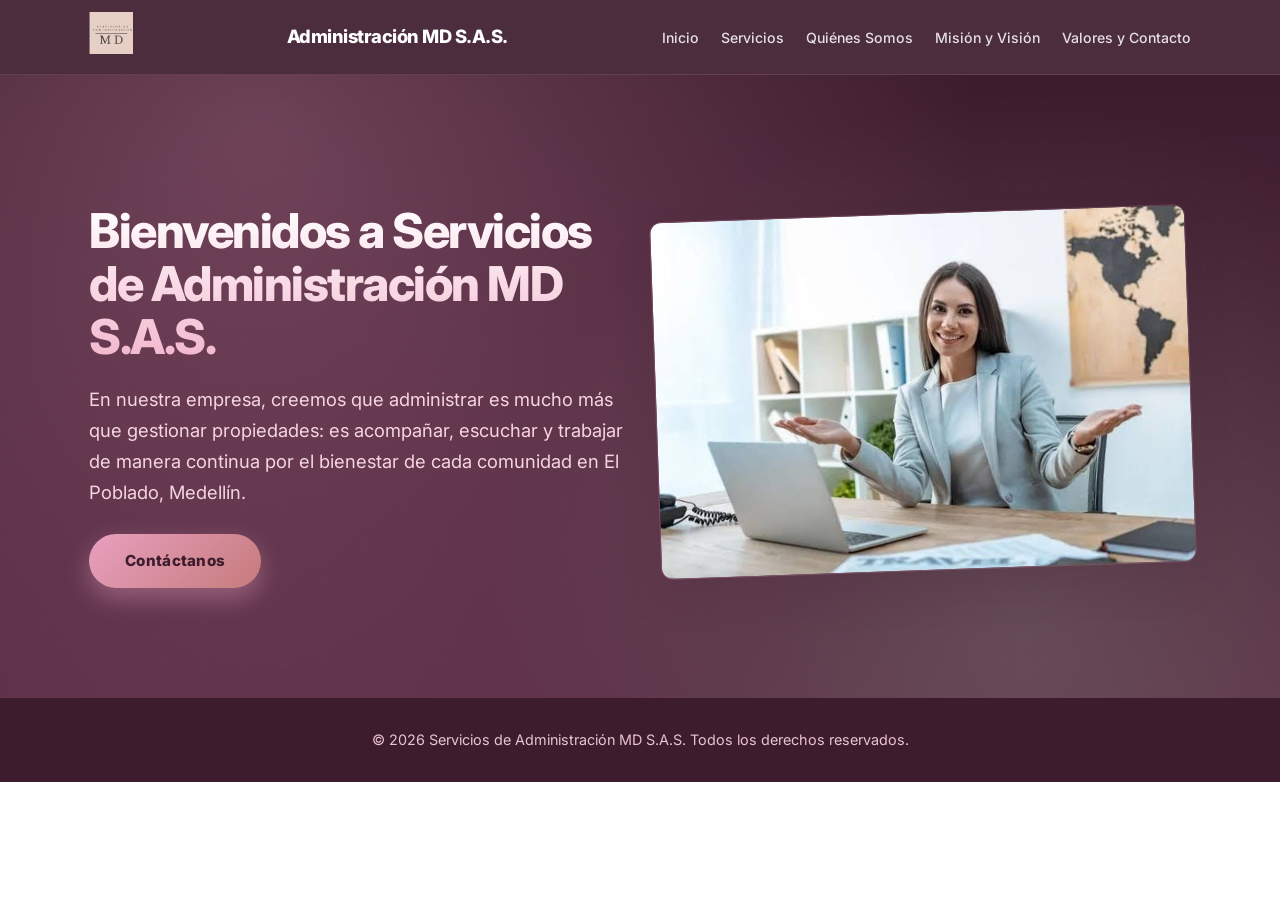
<file: index.html>
<!DOCTYPE html>
<html lang="es">
<head>
    <meta charset="UTF-8">
    <meta name="viewport" content="width=device-width, initial-scale=1.0">
    <title>Servicios de Administración MD S.A.S. - Inicio</title>
    <link rel="stylesheet" href="css/style.css">
    <link href="https://fonts.googleapis.com/css2?family=Inter:wght@300;400;600;700&display=swap" rel="stylesheet">
</head>
<body>
    <button class="menu-toggle" id="menuToggle" aria-label="Abrir menú">☰</button>

    <header class="header">
        <div class="container header-container">
            <div class="logo">
                <img src="img/logo.png" alt="Logo de la empresa Servicios de Administración MD S.A.S.">
            </div>
            <h1>Administración MD S.A.S.</h1>
            <nav class="nav" id="mainNav">
                <ul>
                    <li><a href="index.html" class="active">Inicio</a></li>
                    <li><a href="index1.html">Servicios</a></li>
                    <li><a href="index2.html">Quiénes Somos</a></li>
                    <li><a href="index3.html">Misión y Visión</a></li>
                    <li><a href="index4.html">Valores y Contacto</a></li>
                </ul>
            </nav>
        </div>
    </header>

    <main class="main-content">
        <section id="inicio" class="hero">
            <div class="container hero-grid">
                <div class="hero-text">
                    <h2>Bienvenidos a Servicios de Administración MD S.A.S.</h2>
                    <p>En nuestra empresa, creemos que administrar es mucho más que gestionar propiedades: es acompañar, escuchar y trabajar de manera continua por el bienestar de cada comunidad en El Poblado, Medellín.</p>
                    <a href="index4.html#contacto" class="btn">Contáctanos</a>
                </div>
                <div class="hero-image">
                    <img src="img/bienvenida.jpeg" alt="Bienvenida Administración MD S.A.S.">
                </div>
            </div>
        </section>
    </main>

    <footer class="footer">
        <p>&copy; 2026 Servicios de Administración MD S.A.S. Todos los derechos reservados.</p>
    </footer>

    <script src="js/JavaJs.js"></script>
</body>
</html>
</file>
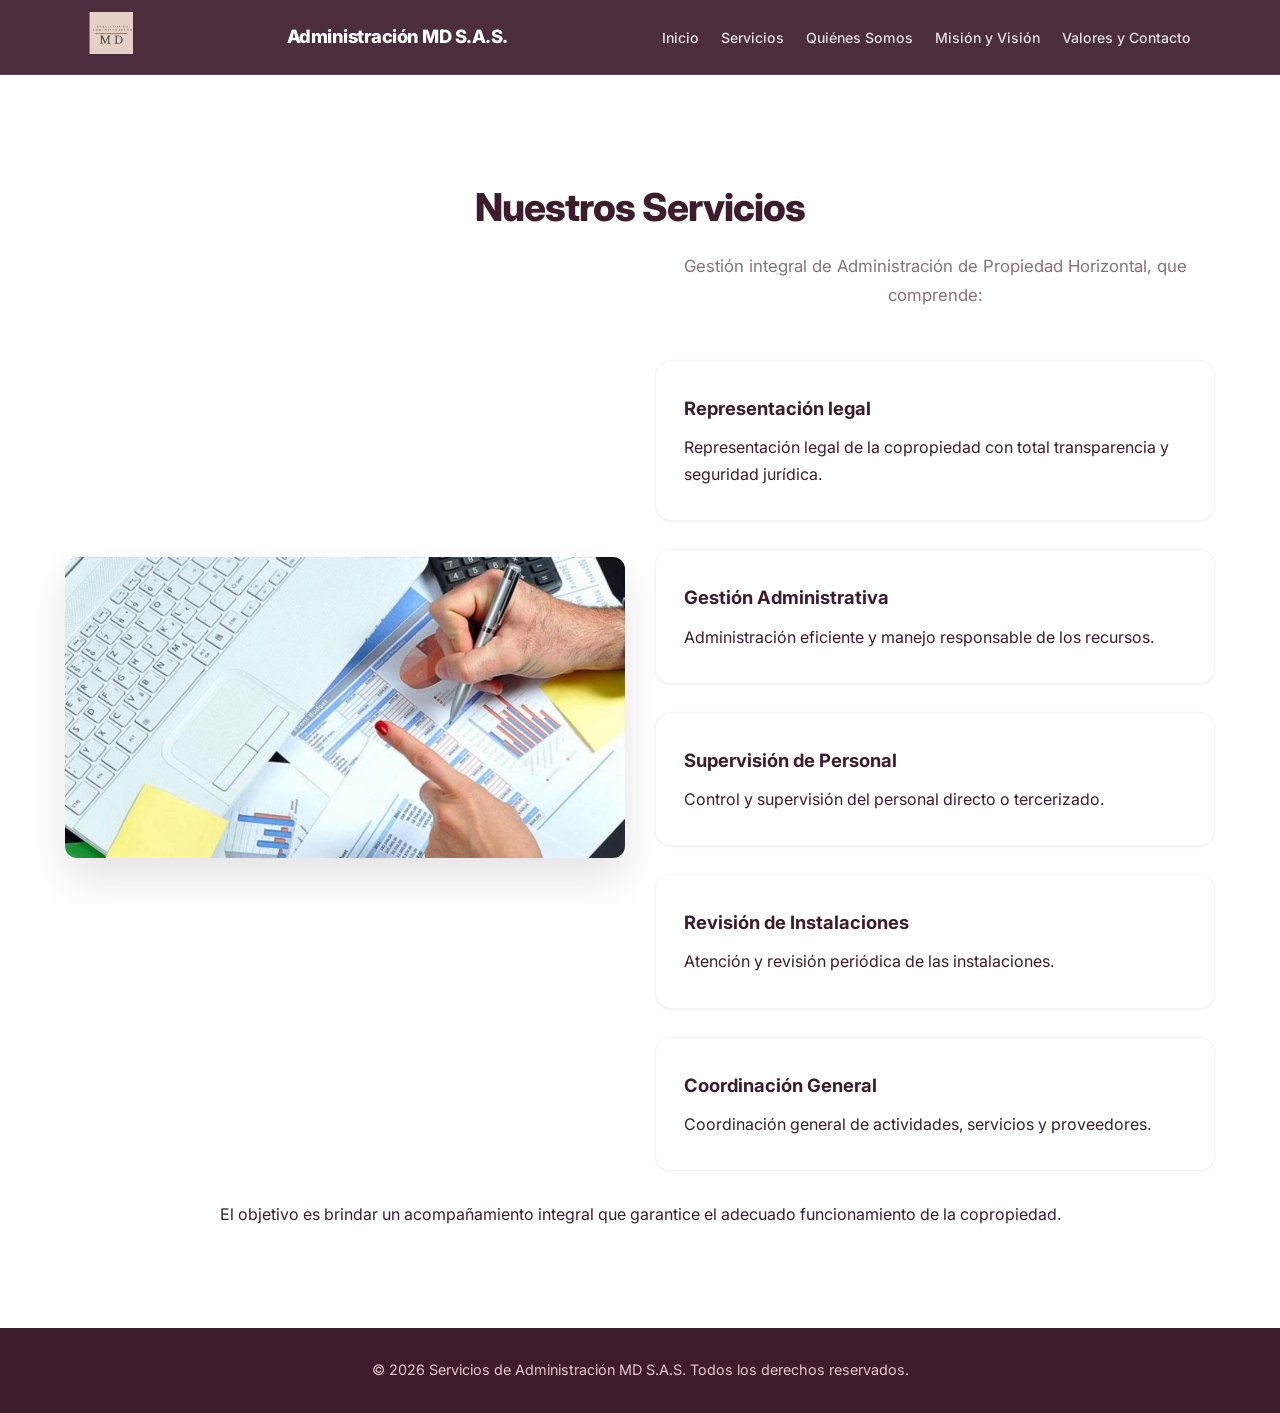
<file: index1.html>
<!DOCTYPE html>
<html lang="es">
<head>
    <meta charset="UTF-8">
    <meta name="viewport" content="width=device-width, initial-scale=1.0">
    <title>Servicios - Administración MD S.A.S.</title>
    <link rel="stylesheet" href="css/style.css">
    <link href="https://fonts.googleapis.com/css2?family=Inter:wght@300;400;600;700&display=swap" rel="stylesheet">
</head>
<body>
    <button class="menu-toggle" id="menuToggle" aria-label="Abrir menú">☰</button>

    <header class="header">
        <div class="container header-container">
            <div class="logo">
                <img src="img/logo.png" alt="Logo de la empresa">
            </div>
            <h1>Administración MD S.A.S.</h1>
            <nav class="nav" id="mainNav">
                <ul>
                    <li><a href="index.html">Inicio</a></li>
                    <li><a href="index1.html" class="active">Servicios</a></li>
                    <li><a href="index2.html">Quiénes Somos</a></li>
                    <li><a href="index3.html">Misión y Visión</a></li>
                    <li><a href="index4.html">Valores y Contacto</a></li>
                </ul>
            </nav>
        </div>
    </header>

    <main class="main-content">
        <section id="servicios" class="section container">
            <h2>Nuestros Servicios</h2>
            <div class="servicios-grid">
                <div class="servicios-imagen">
                    <img src="img/servicios.jpeg" alt="Nuestros Servicios de Administración">
                </div>
                <div class="servicios-texto">
                    <p class="section-intro">Gestión integral de Administración de Propiedad Horizontal, que comprende:</p>
                    <div class="grid-cards">
                        <div class="card"><h3>Representación legal</h3><p>Representación legal de la copropiedad con total transparencia y seguridad jurídica.</p></div>
                        <div class="card"><h3>Gestión Administrativa</h3><p>Administración eficiente y manejo responsable de los recursos.</p></div>
                        <div class="card"><h3>Supervisión de Personal</h3><p>Control y supervisión del personal directo o tercerizado.</p></div>
                        <div class="card"><h3>Revisión de Instalaciones</h3><p>Atención y revisión periódica de las instalaciones.</p></div>
                        <div class="card"><h3>Coordinación General</h3><p>Coordinación general de actividades, servicios y proveedores.</p></div>
                    </div>
                </div>
            </div>
            <p class="highlight-text" style="margin-top:30px; text-align:center;">El objetivo es brindar un acompañamiento integral que garantice el adecuado funcionamiento de la copropiedad.</p>
        </section>
    </main>

    <footer class="footer">
        <p>&copy; 2026 Servicios de Administración MD S.A.S. Todos los derechos reservados.</p>
    </footer>

    <script src="js/JavaJs.js"></script>
</body>
</html>
</file>
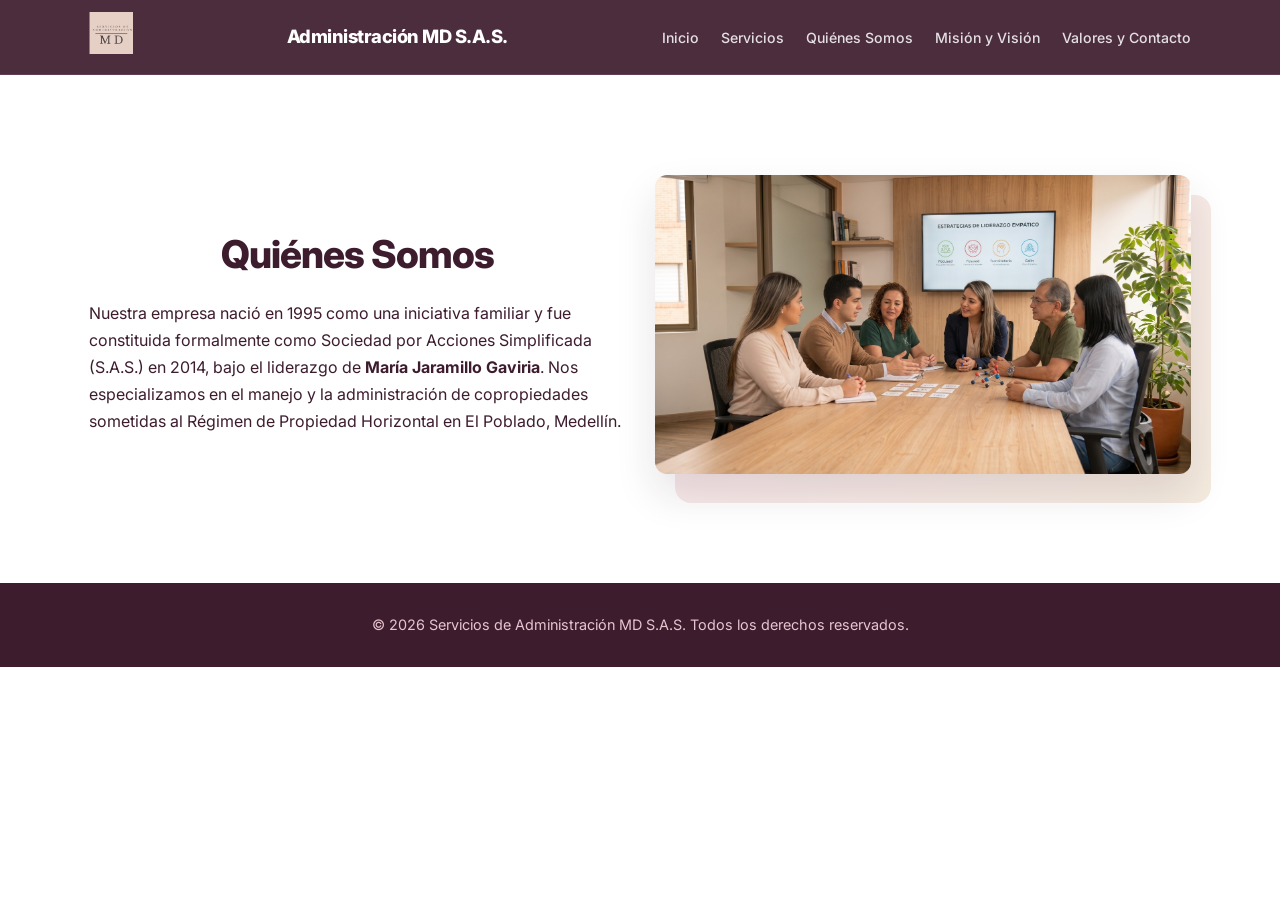
<file: index2.html>
<!DOCTYPE html>
<html lang="es">
<head>
    <meta charset="UTF-8">
    <meta name="viewport" content="width=device-width, initial-scale=1.0">
    <title>Quiénes Somos - Administración MD S.A.S.</title>
    <link rel="stylesheet" href="css/style.css">
    <link href="https://fonts.googleapis.com/css2?family=Inter:wght@300;400;600;700&display=swap" rel="stylesheet">
</head>
<body>
    <button class="menu-toggle" id="menuToggle" aria-label="Abrir menú">☰</button>

    <header class="header">
        <div class="container header-container">
            <div class="logo">
                <img src="img/logo.png" alt="Logo de la empresa">
            </div>
            <h1>Administración MD S.A.S.</h1>
            <nav class="nav" id="mainNav">
                <ul>
                    <li><a href="index.html">Inicio</a></li>
                    <li><a href="index1.html">Servicios</a></li>
                    <li><a href="index2.html" class="active">Quiénes Somos</a></li>
                    <li><a href="index3.html">Misión y Visión</a></li>
                    <li><a href="index4.html">Valores y Contacto</a></li>
                </ul>
            </nav>
        </div>
    </header>

    <main class="main-content">
        <section id="Quienes-Somos" class="section">
            <div class="container quienes-grid">
                <div class="quienes-texto">
                    <h2>Quiénes Somos</h2>
                    <p>Nuestra empresa nació en 1995 como una iniciativa familiar y fue constituida formalmente como Sociedad por Acciones Simplificada (S.A.S.) en 2014, bajo el liderazgo de <strong>María Jaramillo Gaviria</strong>. Nos especializamos en el manejo y la administración de copropiedades sometidas al Régimen de Propiedad Horizontal en El Poblado, Medellín.</p>
                </div>
                <div class="quienes-imagen">
                    <img src="img/quienes-somos.jpeg" alt="Quiénes Somos - MD S.A.S.">
                </div>
            </div>
        </section>
    </main>

    <footer class="footer">
        <p>&copy; 2026 Servicios de Administración MD S.A.S. Todos los derechos reservados.</p>
    </footer>

    <script src="js/JavaJs.js"></script>
</body>
</html>
</file>
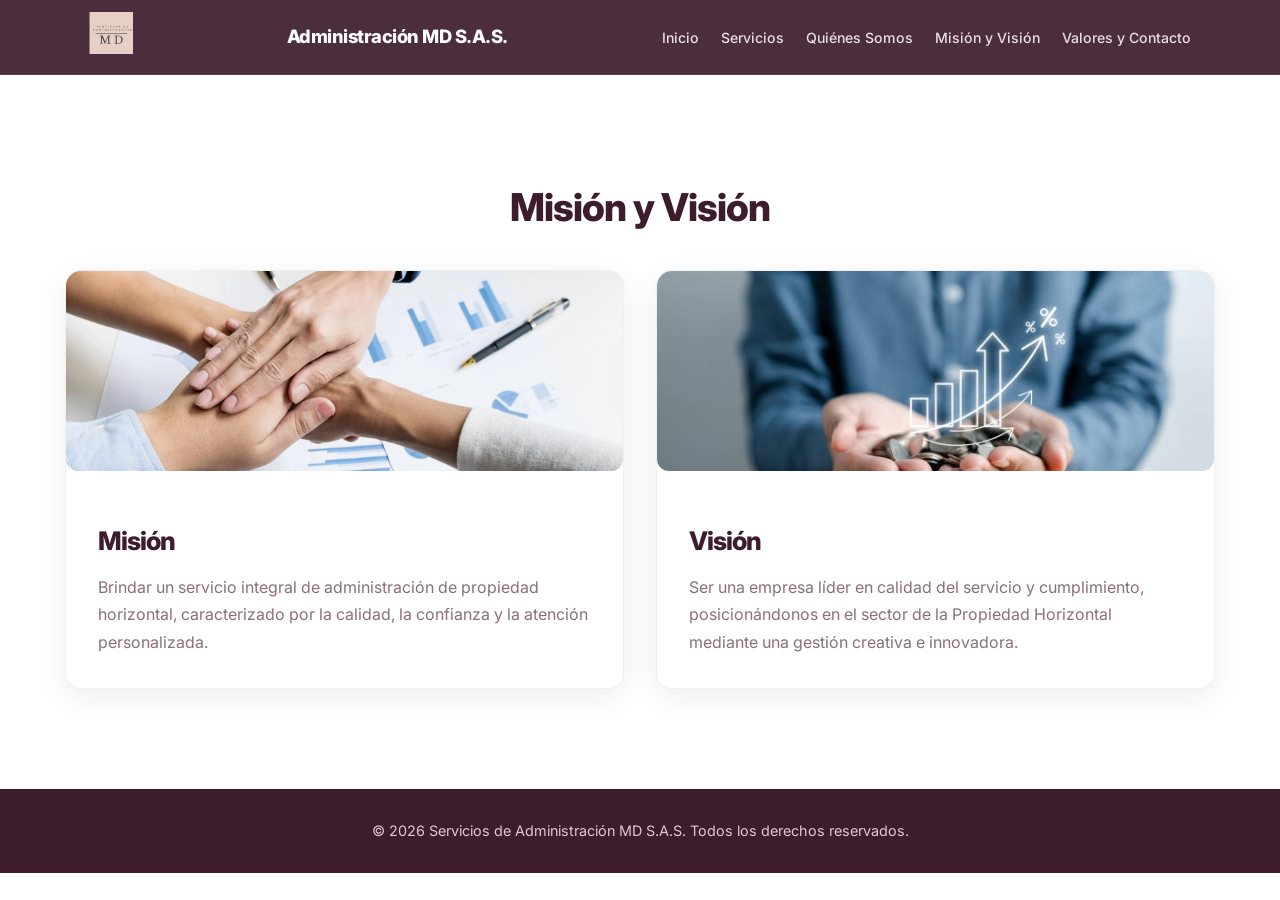
<file: index3.html>
<!DOCTYPE html>
<html lang="es">
<head>
    <meta charset="UTF-8">
    <meta name="viewport" content="width=device-width, initial-scale=1.0">
    <title>Misión y Visión - Administración MD S.A.S.</title>
    <link rel="stylesheet" href="css/style.css">
    <link href="https://fonts.googleapis.com/css2?family=Inter:wght@300;400;600;700&display=swap" rel="stylesheet">
</head>
<body>
    <button class="menu-toggle" id="menuToggle" aria-label="Abrir menú">☰</button>

    <header class="header">
        <div class="container header-container">
            <div class="logo">
                <img src="img/logo.png" alt="Logo de la empresa">
            </div>
            <h1>Administración MD S.A.S.</h1>
            <nav class="nav" id="mainNav">
                <ul>
                    <li><a href="index.html">Inicio</a></li>
                    <li><a href="index1.html">Servicios</a></li>
                    <li><a href="index2.html">Quiénes Somos</a></li>
                    <li><a href="index3.html" class="active">Misión y Visión</a></li>
                    <li><a href="index4.html">Valores y Contacto</a></li>
                </ul>
            </nav>
        </div>
    </header>

    <main class="main-content">
        <section id="mision-vision" class="section container">
            <h2>Misión y Visión</h2>
            <div class="mv-grid" style="margin-top: 30px;">
                <div class="mv-card">
                    <img src="img/mision.jpeg" alt="Nuestra Misión" class="mv-img">
                    <h2>Misión</h2>
                    <p>Brindar un servicio integral de administración de propiedad horizontal, caracterizado por la calidad, la confianza y la atención personalizada.</p>
                </div>
                <div class="mv-card">
                    <img src="img/vision.jpeg" alt="Nuestra Visión" class="mv-img">
                    <h2>Visión</h2>
                    <p>Ser una empresa líder en calidad del servicio y cumplimiento, posicionándonos en el sector de la Propiedad Horizontal mediante una gestión creativa e innovadora.</p>
                </div>
            </div>
        </section>
    </main>

    <footer class="footer">
        <p>&copy; 2026 Servicios de Administración MD S.A.S. Todos los derechos reservados.</p>
    </footer>

    <script src="js/JavaJs.js"></script>
</body>
</html>
</file>
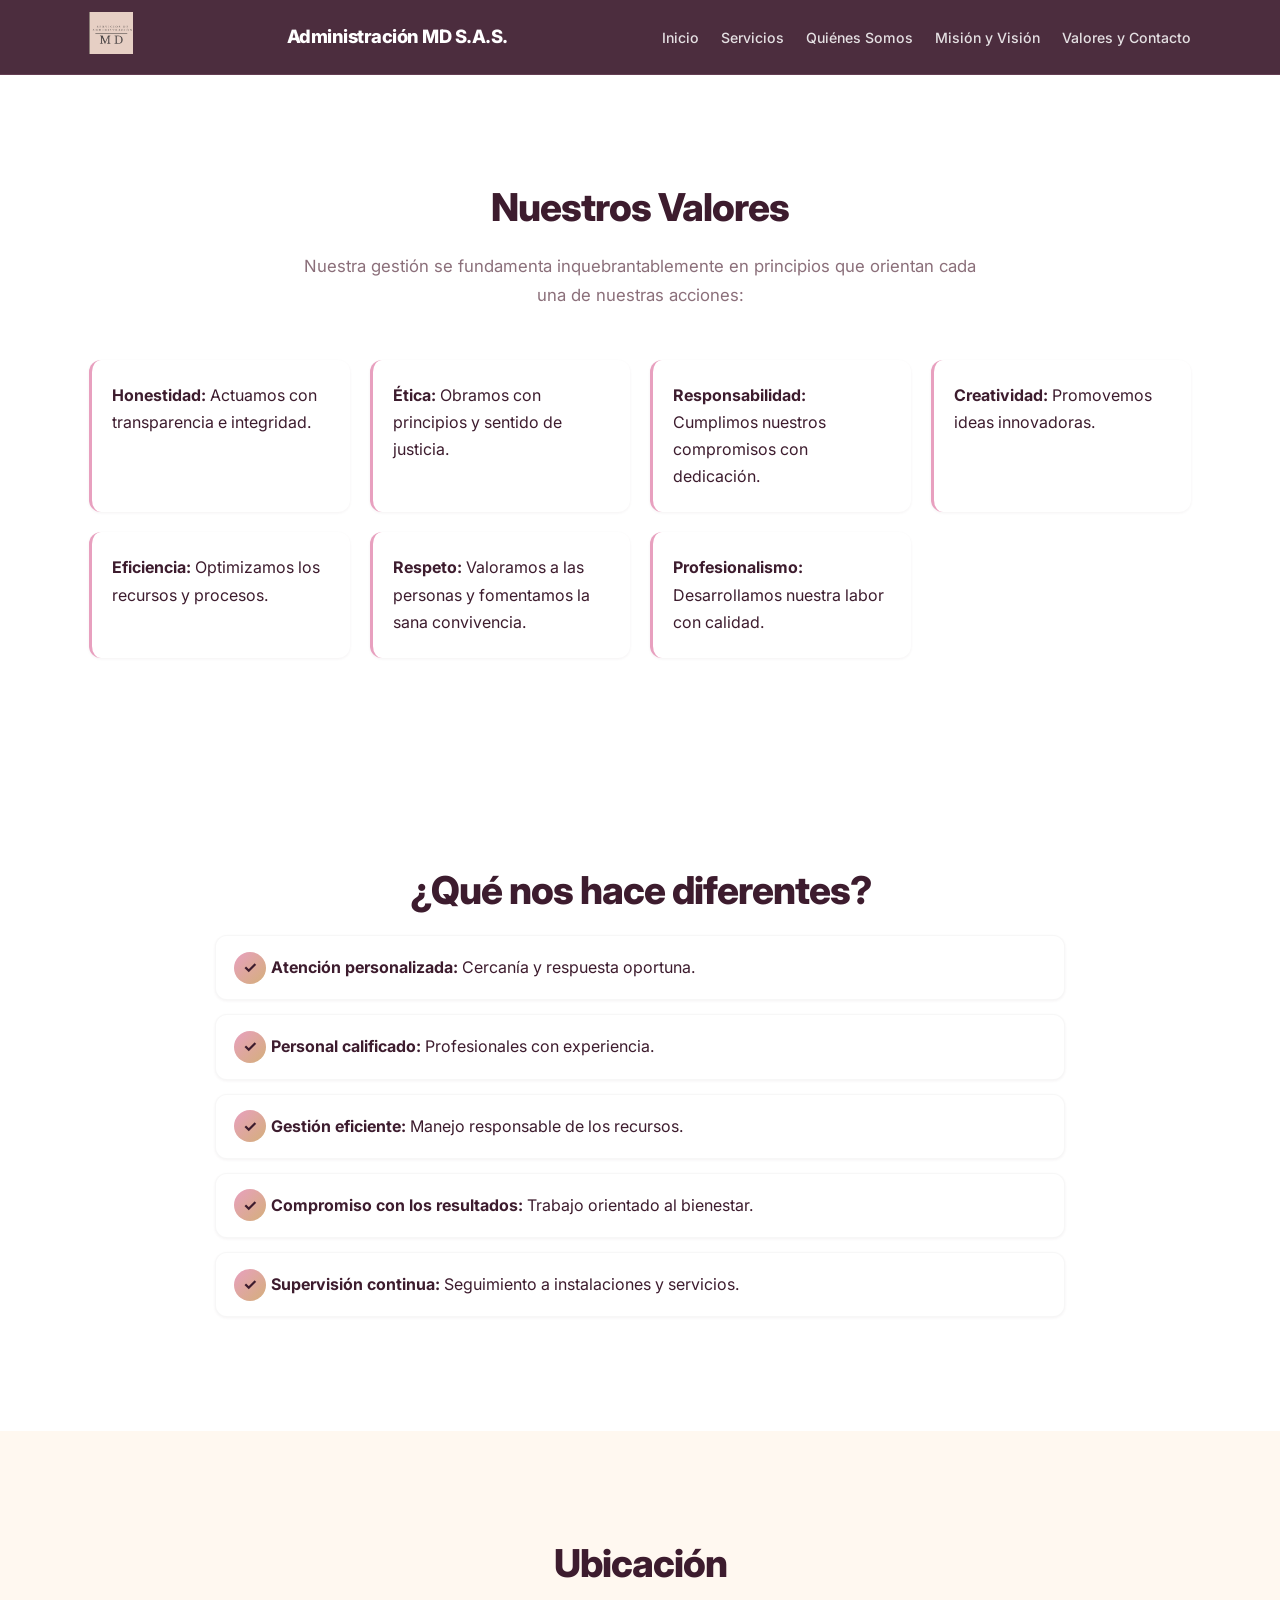
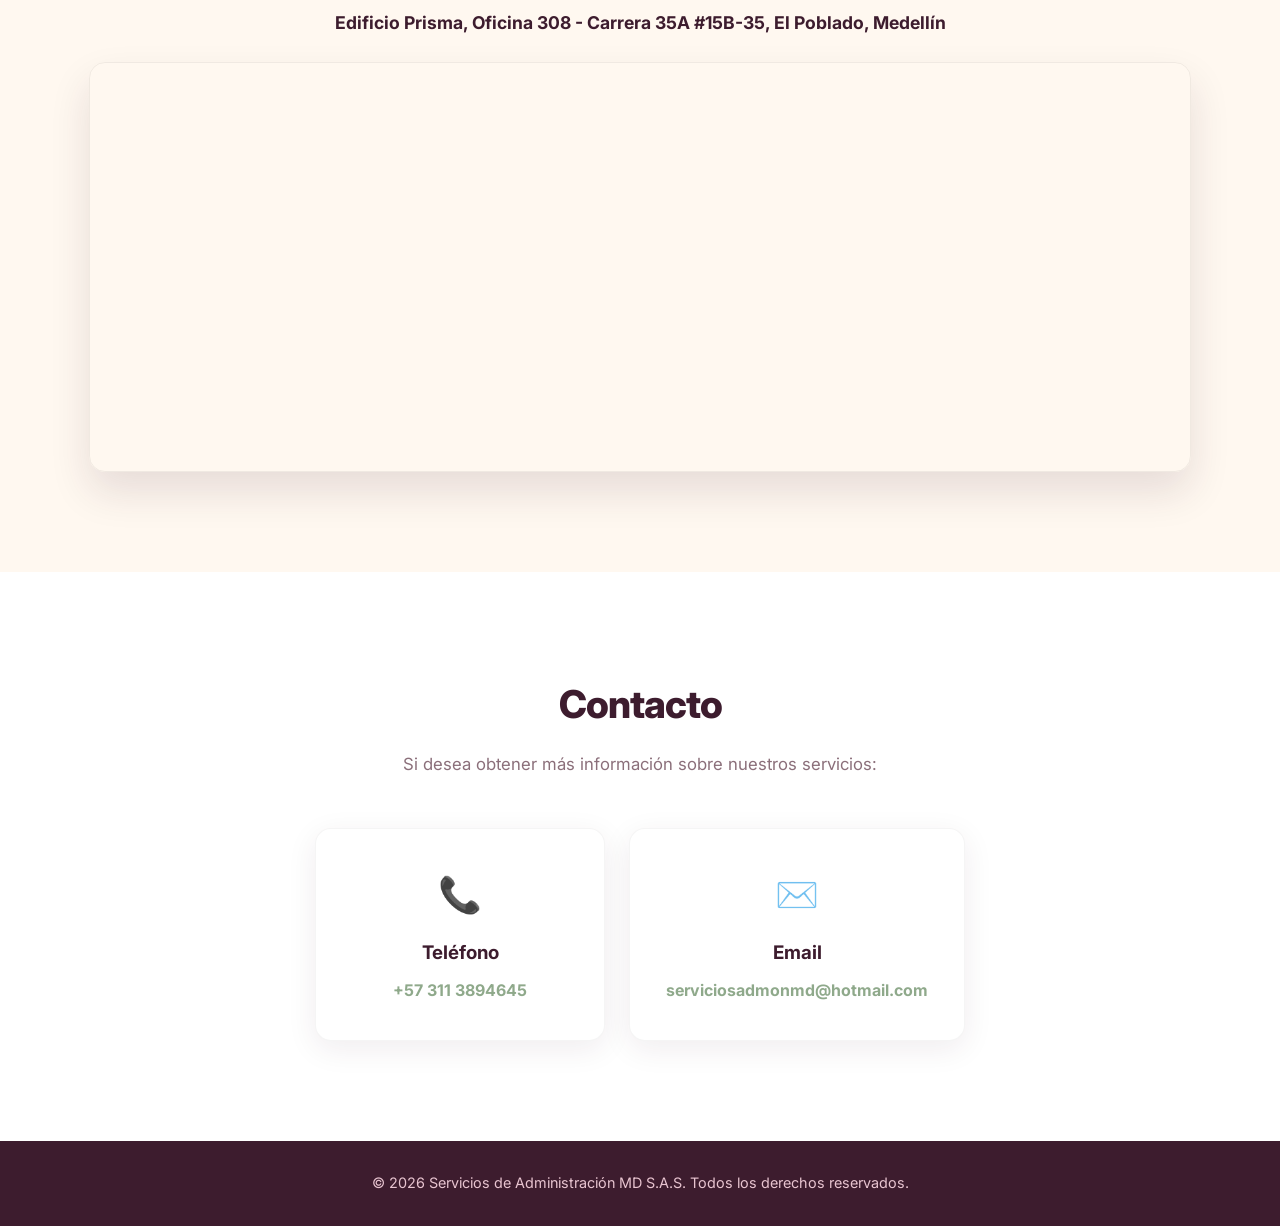
<file: index4.html>
<!DOCTYPE html>
<html lang="es">
<head>
    <meta charset="UTF-8">
    <meta name="viewport" content="width=device-width, initial-scale=1.0">
    <title>Valores y Contacto - Administración MD S.A.S.</title>
    <link rel="stylesheet" href="css/style.css">
    <link href="https://fonts.googleapis.com/css2?family=Inter:wght@300;400;600;700&display=swap" rel="stylesheet">
</head>
<body>
    <button class="menu-toggle" id="menuToggle" aria-label="Abrir menú">☰</button>

    <header class="header">
        <div class="container header-container">
            <div class="logo">
                <img src="img/logo.png" alt="Logo de la empresa">
            </div>
            <h1>Administración MD S.A.S.</h1>
            <nav class="nav" id="mainNav">
                <ul>
                    <li><a href="index.html">Inicio</a></li>
                    <li><a href="index1.html">Servicios</a></li>
                    <li><a href="index2.html">Quiénes Somos</a></li>
                    <li><a href="index3.html">Misión y Visión</a></li>
                    <li><a href="index4.html" class="active">Valores y Contacto</a></li>
                </ul>
            </nav>
        </div>
    </header>

    <main class="main-content">
        <section id="valores" class="section">
            <div class="container">
                <h2>Nuestros Valores</h2>
                <p class="section-intro">Nuestra gestión se fundamenta inquebrantablemente en principios que orientan cada una de nuestras acciones:</p>
                <div class="values-grid">
                    <div class="value-item"><strong>Honestidad:</strong> Actuamos con transparencia e integridad.</div>
                    <div class="value-item"><strong>Ética:</strong> Obramos con principios y sentido de justicia.</div>
                    <div class="value-item"><strong>Responsabilidad:</strong> Cumplimos nuestros compromisos con dedicación.</div>
                    <div class="value-item"><strong>Creatividad:</strong> Promovemos ideas innovadoras.</div>
                    <div class="value-item"><strong>Eficiencia:</strong> Optimizamos los recursos y procesos.</div>
                    <div class="value-item"><strong>Respeto:</strong> Valoramos a las personas y fomentamos la sana convivencia.</div>
                    <div class="value-item"><strong>Profesionalismo:</strong> Desarrollamos nuestra labor con calidad.</div>
                </div>
            </div>
        </section>

        <section id="QUE HACE DIFERENTE DE OTROS NEGOCIOS SIMILARES" class="section container">
            <h2>¿Qué nos hace diferentes?</h2>
            <ul class="check-list">
                <li><strong>Atención personalizada:</strong> Cercanía y respuesta oportuna.</li>
                <li><strong>Personal calificado:</strong> Profesionales con experiencia.</li>
                <li><strong>Gestión eficiente:</strong> Manejo responsable de los recursos.</li>
                <li><strong>Compromiso con los resultados:</strong> Trabajo orientado al bienestar.</li>
                <li><strong>Supervisión continua:</strong> Seguimiento a instalaciones y servicios.</li>
            </ul>
        </section>

        <section id="Ubicacion" class="section bg-light">
            <div class="container">
                <h2>Ubicación</h2>
                <p class="location-text">Edificio Prisma, Oficina 308 - Carrera 35A #15B-35, El Poblado, Medellín</p>
                <div class="map-container">
                    <iframe src="https://www.google.com/maps/embed?pb=!1m18!1m12!1m3!1d3966.315!2d-75.573!3d6.209!2m3!1f0!2f0!3f0!3m2!1i1024!2i768!4f13.1!3m3!1m2!1s0x8e44282a1e2b123%3A0x123456789!2sCentro%20de%20Negocios%20Prisma%2C%20Cra.%2035a%20%2315b-35%2C%20El%20Poblado%2C%20Medell%C3%ADn!5e0!3m2!1ses!2sco!4v1700000000000!5m2!1ses!2sco" width="100%" height="400" style="border:0;" allowfullscreen="" loading="lazy"></iframe>
                </div>
            </div>
        </section>

        <section id="contacto" class="section container">
            <h2>Contacto</h2>
            <p class="section-intro">Si desea obtener más información sobre nuestros servicios:</p>
            <div class="contact-cards">
                <div class="contact-card"><span>📞</span><h3>Teléfono</h3><p><a href="tel:+573113894645">+57 311 3894645</a></p></div>
                <div class="contact-card"><span>✉️</span><h3>Email</h3><p><a href="mailto:serviciosadmonmd@hotmail.com">serviciosadmonmd@hotmail.com</a></p></div>
            </div>
        </section>
    </main>

    <footer class="footer">
        <p>&copy; 2026 Servicios de Administración MD S.A.S. Todos los derechos reservados.</p>
    </footer>

    <script src="js/JavaJs.js"></script>
</body>
</html>
</file>
<file: css/style.css>
:root {
    /* COLORES PARA LOGO PALO ROSA #E8A0BF */
    --primary-color: #3D1C2E;
    --primary-light: #5A2D46;
    --secondary-color: #8FA98B;
    --accent-color: #E8A0BF;
    --accent-hover: #F2B5CC;
    --accent-dark: #C67B7B;
    --text-color: #3D1C2E;
    --text-light: #8B6F7A;
    --bg-light: #FFF8F0;
    --white: #ffffff;
    --glass: rgba(255, 255, 255, 0.8);
    --gold: #D4AF7A;
    --shadow-sm: 0 1px 3px rgba(61, 28, 46, 0.06);
    --shadow-md: 0 8px 30px rgba(61, 28, 46, 0.08);
    --shadow-lg: 0 20px 40px rgba(61, 28, 46, 0.12);
    --transition: all 0.4s cubic-bezier(0.175, 0.885, 0.32, 1.275);
    --radius: 16px;
}

* { margin: 0; padding: 0; box-sizing: border-box; }
html { scroll-behavior: smooth; }
body {
    font-family: 'Inter', sans-serif;
    color: var(--text-color);
    line-height: 1.7;
    background-color: var(--white);
    overflow-x: hidden;
}
.container { max-width: 1150px; margin: 0 auto; padding: 0 24px; }

/* HEADER GLASS PREMIUM */
.header {
    background: rgba(61, 28, 46, 0.92);
    backdrop-filter: blur(20px) saturate(180%);
    -webkit-backdrop-filter: blur(20px) saturate(180%);
    color: var(--white);
    padding: 12px 0;
    position: sticky;
    top: 0;
    z-index: 1000;
    border-bottom: 1px solid rgba(232, 160, 191, 0.15);
}
.header-container { display: flex; justify-content: space-between; align-items: center; }
.header h1 { font-size: 1.15rem; font-weight: 800; letter-spacing: -0.5px; color: var(--white); }
.logo img { height: 42px; filter: brightness(1.1); }
.nav ul { display: flex; list-style: none; gap: 22px; }
.nav a {
    color: rgba(255, 255, 255, 0.85);
    text-decoration: none;
    font-size: 0.88rem;
    font-weight: 500;
    position: relative;
    padding: 5px 0;
    transition: var(--transition);
}
.nav a::after {
    content: '';
    position: absolute;
    bottom: 0; left: 0;
    width: 0; height: 2px;
    background: var(--accent-color);
    transition: var(--transition);
}
.nav a:hover { color: var(--white); }
.nav a:hover::after { width: 100%; }

/* HERO WOW */
.hero {
    background: radial-gradient(1200px at 20% 10%, rgba(232, 160, 191, 0.28) 0%, transparent 60%),
                radial-gradient(900px at 80% 90%, rgba(143, 169, 139, 0.25) 0%, transparent 60%),
                linear-gradient(180deg, var(--primary-color) 0%, var(--primary-light) 100%);
    color: var(--white);
    padding: 130px 20px 110px;
    position: relative;
    overflow: hidden;
}
.hero::before {
    content: '';
    position: absolute;
    top: -50%; left: -20%;
    width: 140%; height: 200%;
    background: radial-gradient(circle, rgba(255,255,255,0.04) 1px, transparent 1px);
    background-size: 40px 40px;
    animation: moveGrid 60s linear infinite;
}
@keyframes moveGrid { from { transform: translateY(0); } to { transform: translateY(80px); } }

.hero-grid { display: grid; grid-template-columns: 1.1fr 0.9fr; gap: 50px; align-items: center; position: relative; z-index: 2; }
.hero h2 {
    font-size: 3rem;
    line-height: 1.1;
    font-weight: 800;
    letter-spacing: -1.5px;
    margin-bottom: 20px;
    background: linear-gradient(180deg, #fff 0%, #F2B5CC 100%);
    -webkit-background-clip: text;
    -webkit-text-fill-color: transparent;
}
.hero p { font-size: 1.15rem; color: #F5D6E0; font-weight: 400; max-width: 600px; }
.hero-image img {
    width: 100%;
    border-radius: var(--radius);
    box-shadow: var(--shadow-lg);
    transform: rotate(-2deg);
    transition: var(--transition);
    border: 1px solid rgba(232, 160, 191, 0.2);
}
.hero-image img:hover { transform: rotate(0deg) scale(1.02); }

.btn {
    display: inline-block;
    background: linear-gradient(135deg, var(--accent-color) 0%, var(--accent-dark) 100%);
    color: var(--primary-color);
    padding: 14px 36px;
    border-radius: 100px;
    text-decoration: none;
    font-weight: 800;
    font-size: 0.95rem;
    letter-spacing: 0.3px;
    margin-top: 25px;
    box-shadow: 0 10px 25px rgba(232, 160, 191, 0.4);
    transition: var(--transition);
}
.btn:hover { transform: translateY(-3px); box-shadow: 0 15px 35px rgba(232, 160, 191, 0.55); }

/* SECCIONES */
.section { padding: 100px 0; position: relative; }
.bg-light { background: var(--bg-light); }
.section h2 {
    text-align: center;
    font-size: 2.4rem;
    font-weight: 800;
    letter-spacing: -1px;
    color: var(--primary-color);
    margin-bottom: 12px;
}
.section-intro { text-align: center; max-width: 700px; margin: 0 auto 50px; color: var(--text-light); font-size: 1.05rem; }

/* CARDS */
.grid-cards { display: grid; grid-template-columns: repeat(auto-fit, minmax(280px, 1fr)); gap: 28px; }
.card {
    background: var(--white);
    padding: 32px 28px;
    border-radius: var(--radius);
    box-shadow: var(--shadow-sm);
    border: 1px solid rgba(0,0,0,0.04);
    transition: var(--transition);
    position: relative;
    overflow: hidden;
}
.card::before {
    content: '';
    position: absolute;
    top: 0; left: 0;
    width: 100%; height: 4px;
    background: linear-gradient(90deg, var(--accent-color), var(--gold));
    transform: scaleX(0);
    transform-origin: left;
    transition: var(--transition);
}
.card:hover { transform: translateY(-8px); box-shadow: var(--shadow-lg); }
.card:hover::before { transform: scaleX(1); }
.card h3 { font-size: 1.15rem; color: var(--primary-color); margin-bottom: 10px; font-weight: 700; }

/* QUIENES SOMOS - IMAGEN FLOTANTE */
.quienes-grid, .servicios-grid { display: grid; grid-template-columns: 1fr 1fr; gap: 60px; align-items: center; }
.quienes-imagen img, .servicios-imagen img {
    width: 100%;
    border-radius: var(--radius);
    box-shadow: var(--shadow-lg);
}
.quienes-imagen { position: relative; }
.quienes-imagen::after {
    content: '';
    position: absolute;
    inset: 20px -20px -20px 20px;
    background: linear-gradient(135deg, var(--accent-color), var(--gold));
    border-radius: var(--radius);
    z-index: -1;
    opacity: 0.25;
}

/* MISION VISION */
.mv-grid { display: grid; grid-template-columns: 1fr 1fr; gap: 32px; }
.mv-card {
    background: var(--white);
    padding: 0;
    border-radius: var(--radius);
    border: 1px solid rgba(0,0,0,0.06);
    overflow: hidden;
    box-shadow: var(--shadow-md);
    transition: var(--transition);
}
.mv-card:hover { transform: translateY(-5px); box-shadow: var(--shadow-lg); }
.mv-img { width: 100%; height: 240px; object-fit: cover; }
.mv-card h2, .mv-card p { padding: 0 32px; }
.mv-card h2 { text-align: left; margin-top: 24px; font-size: 1.6rem; }
.mv-card p { padding-bottom: 32px; color: var(--text-light); margin-top: 10px; }

/* VALORES Y DIFERENCIALES */
.values-grid { display: grid; grid-template-columns: repeat(auto-fit, minmax(260px, 1fr)); gap: 20px; }
.value-item {
    background: var(--white);
    padding: 22px 20px;
    border-radius: 12px;
    border-left: 3px solid var(--accent-color);
    box-shadow: var(--shadow-sm);
    transition: var(--transition);
}
.value-item:hover { transform: translateX(5px); border-left-color: var(--gold); }
.check-list { list-style: none; max-width: 850px; margin: 0 auto; }
.check-list li {
    background: var(--white);
    padding: 18px 20px 18px 55px;
    margin-bottom: 14px;
    border-radius: 12px;
    box-shadow: var(--shadow-sm);
    position: relative;
    border: 1px solid rgba(0,0,0,0.03);
}
.check-list li::before {
    content: "✓";
    position: absolute;
    left: 18px; top: 50%; transform: translateY(-50%);
    width: 32px; height: 32px;
    background: linear-gradient(135deg, var(--accent-color), var(--gold));
    color: var(--primary-color);
    border-radius: 50%;
    display: grid;
    place-items: center;
    font-weight: bold;
}

/* MAPA Y CONTACTO */
.location-text { text-align: center; font-size: 1.1rem; margin-bottom: 24px; font-weight: 700; color: var(--primary-color); }
.map-container { border-radius: var(--radius); overflow: hidden; box-shadow: var(--shadow-lg); border: 1px solid rgba(0,0,0,0.06); }
.contact-cards { display: grid; grid-template-columns: 1fr 1fr; gap: 24px; max-width: 650px; margin: 0 auto; }
.contact-card {
    background: var(--white);
    padding: 36px;
    border-radius: var(--radius);
    text-align: center;
    box-shadow: var(--shadow-md);
    border: 1px solid rgba(0,0,0,0.04);
    transition: var(--transition);
}
.contact-card:hover { transform: translateY(-5px); box-shadow: var(--shadow-lg); }
.contact-card span { font-size: 2.2rem; margin-bottom: 12px; display: block; }
.contact-card h3 { margin-bottom: 8px; color: var(--primary-color); }
.contact-card a { color: var(--secondary-color); text-decoration: none; font-weight: 700; }

/* FOOTER */
.footer { background: var(--primary-color); color: #E8C4D0; text-align: center; padding: 30px 0; font-size: 0.9rem; }
.hero-grid, .quienes-grid, .servicios-grid {
  display: grid;
  grid-template-columns: 1fr 1fr;
  gap: 30px;
  align-items: center;
}
.hero-image img, .quienes-imagen img, .servicios-imagen img, .mv-img {
  width: 100%;
  border-radius: 12px;
  object-fit: cover;
}
.mv-img { height: 200px; margin-bottom: 15px; }

/* RESPONSIVE */
.menu-toggle { display: none; background: none; border: none; color: white; font-size: 1.8rem; }
@media (max-width: 900px) {
    .hero-grid, .quienes-grid, .servicios-grid, .mv-grid { grid-template-columns: 1fr; }
    .hero h2 { font-size: 2.3rem; }
    .hero { padding: 80px 20px; }
    .section { padding: 70px 0; }
    .menu-toggle { display: block; }
    .nav { display: none; width: 100%; margin-top: 15px; }
    .nav.active { display: block; animation: fadeIn 0.3s ease; }
    .nav ul { flex-direction: column; text-align: center; gap: 12px; }
    .contact-cards { grid-template-columns: 1fr; }
}
@keyframes fadeIn { from { opacity:0; transform: translateY(-10px);} to { opacity:1; transform: translateY(0);} }
</file>
